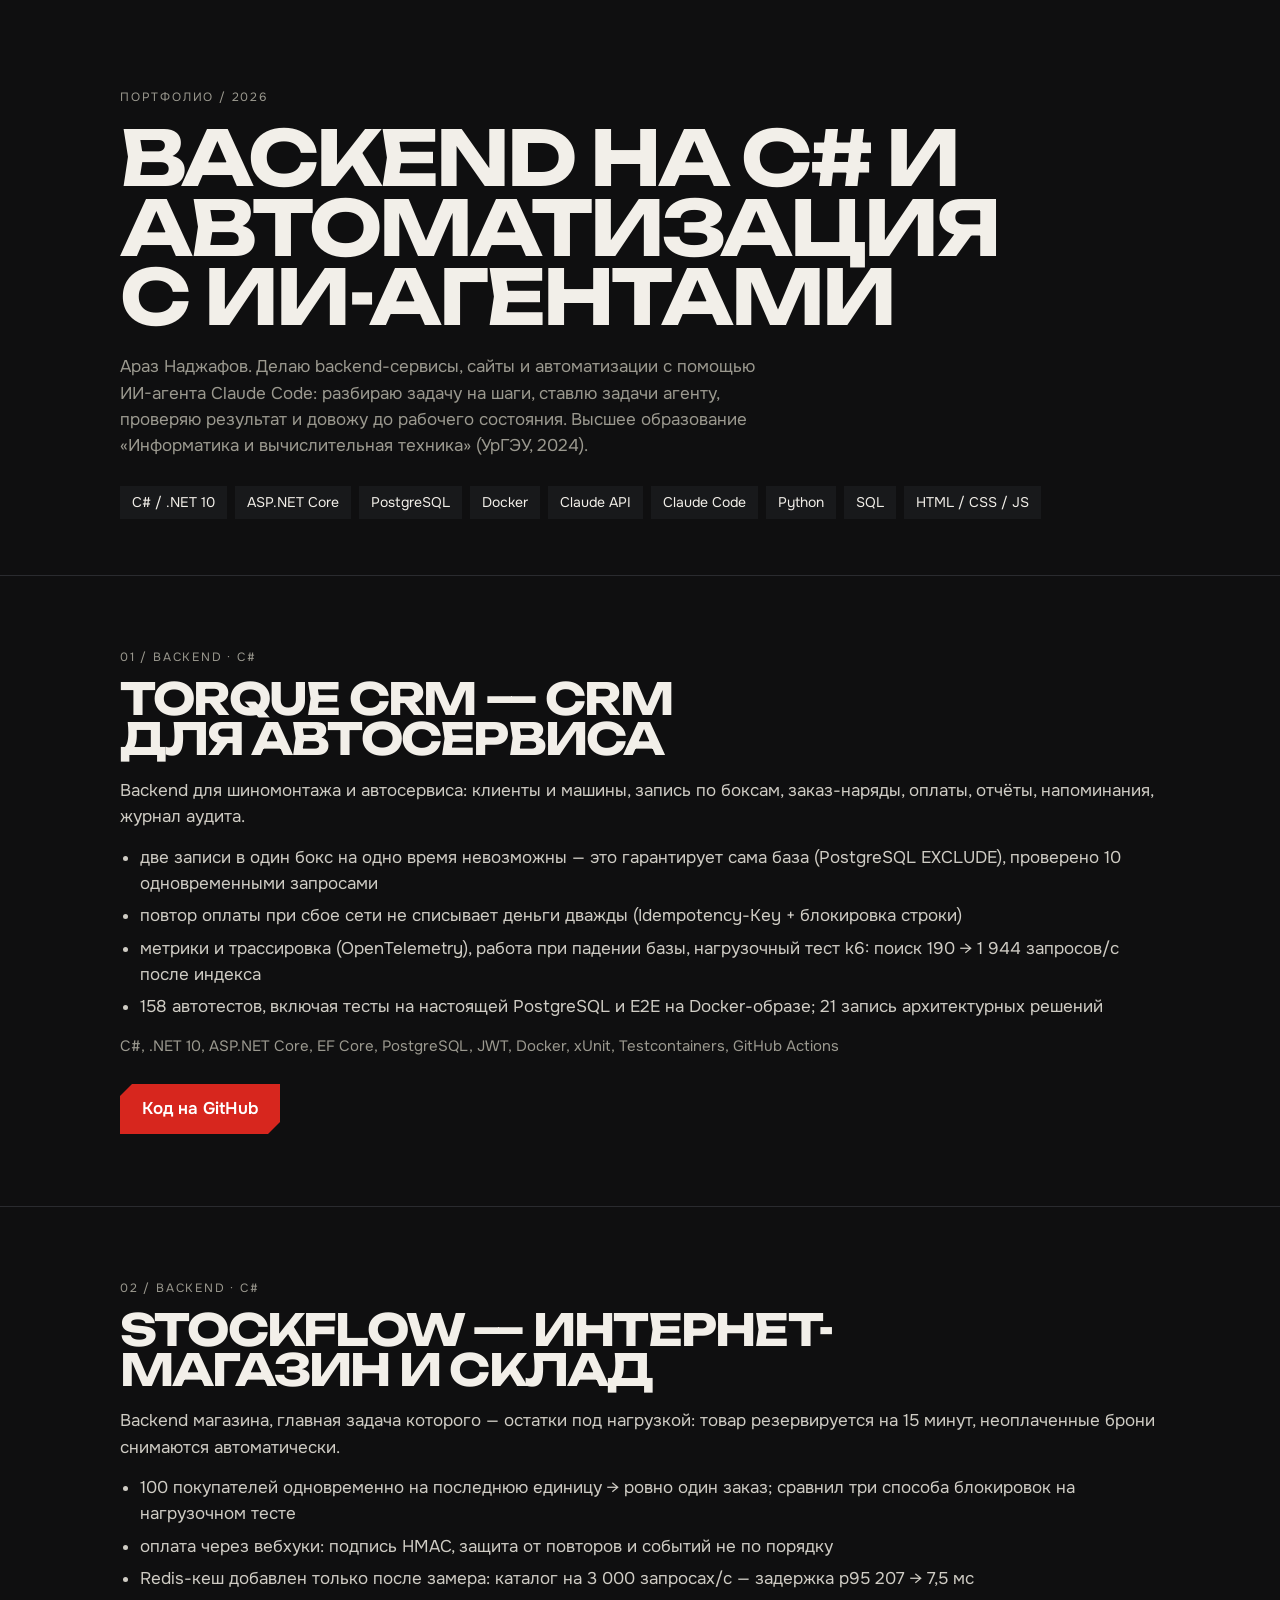
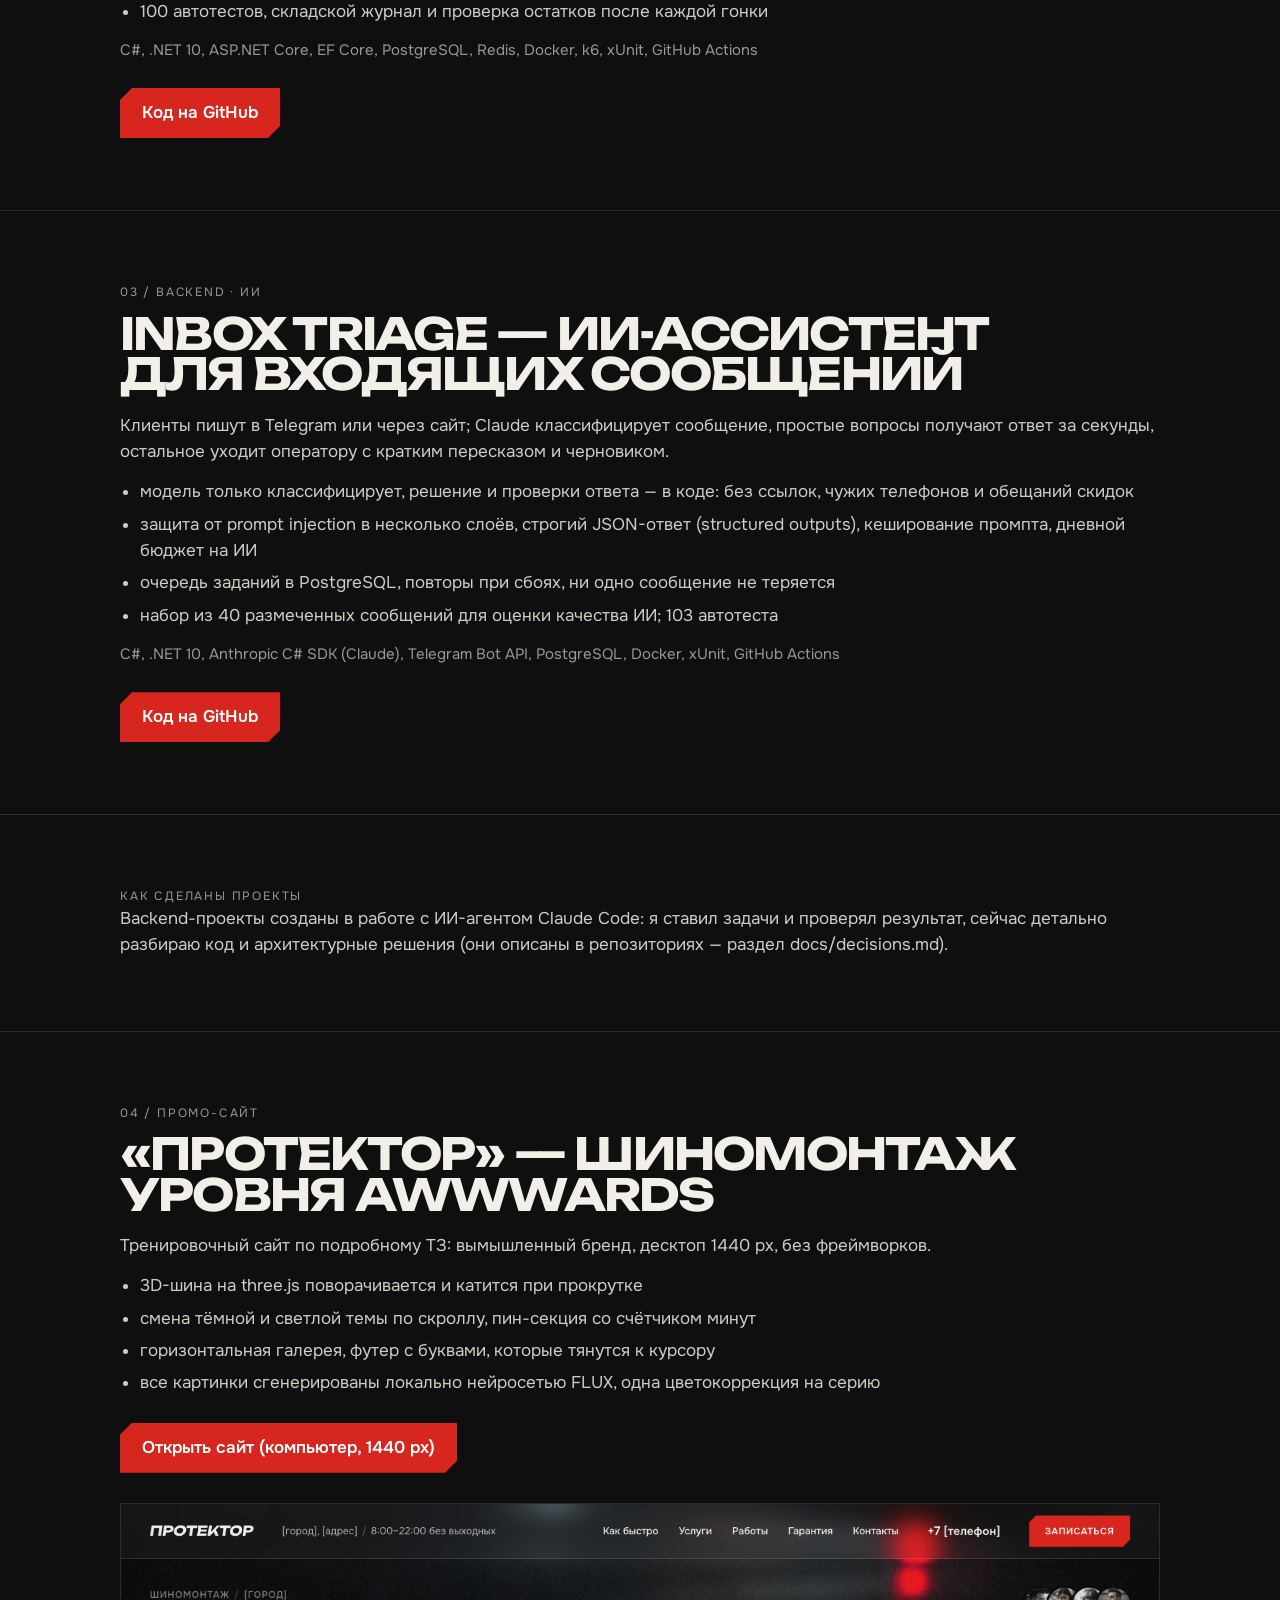
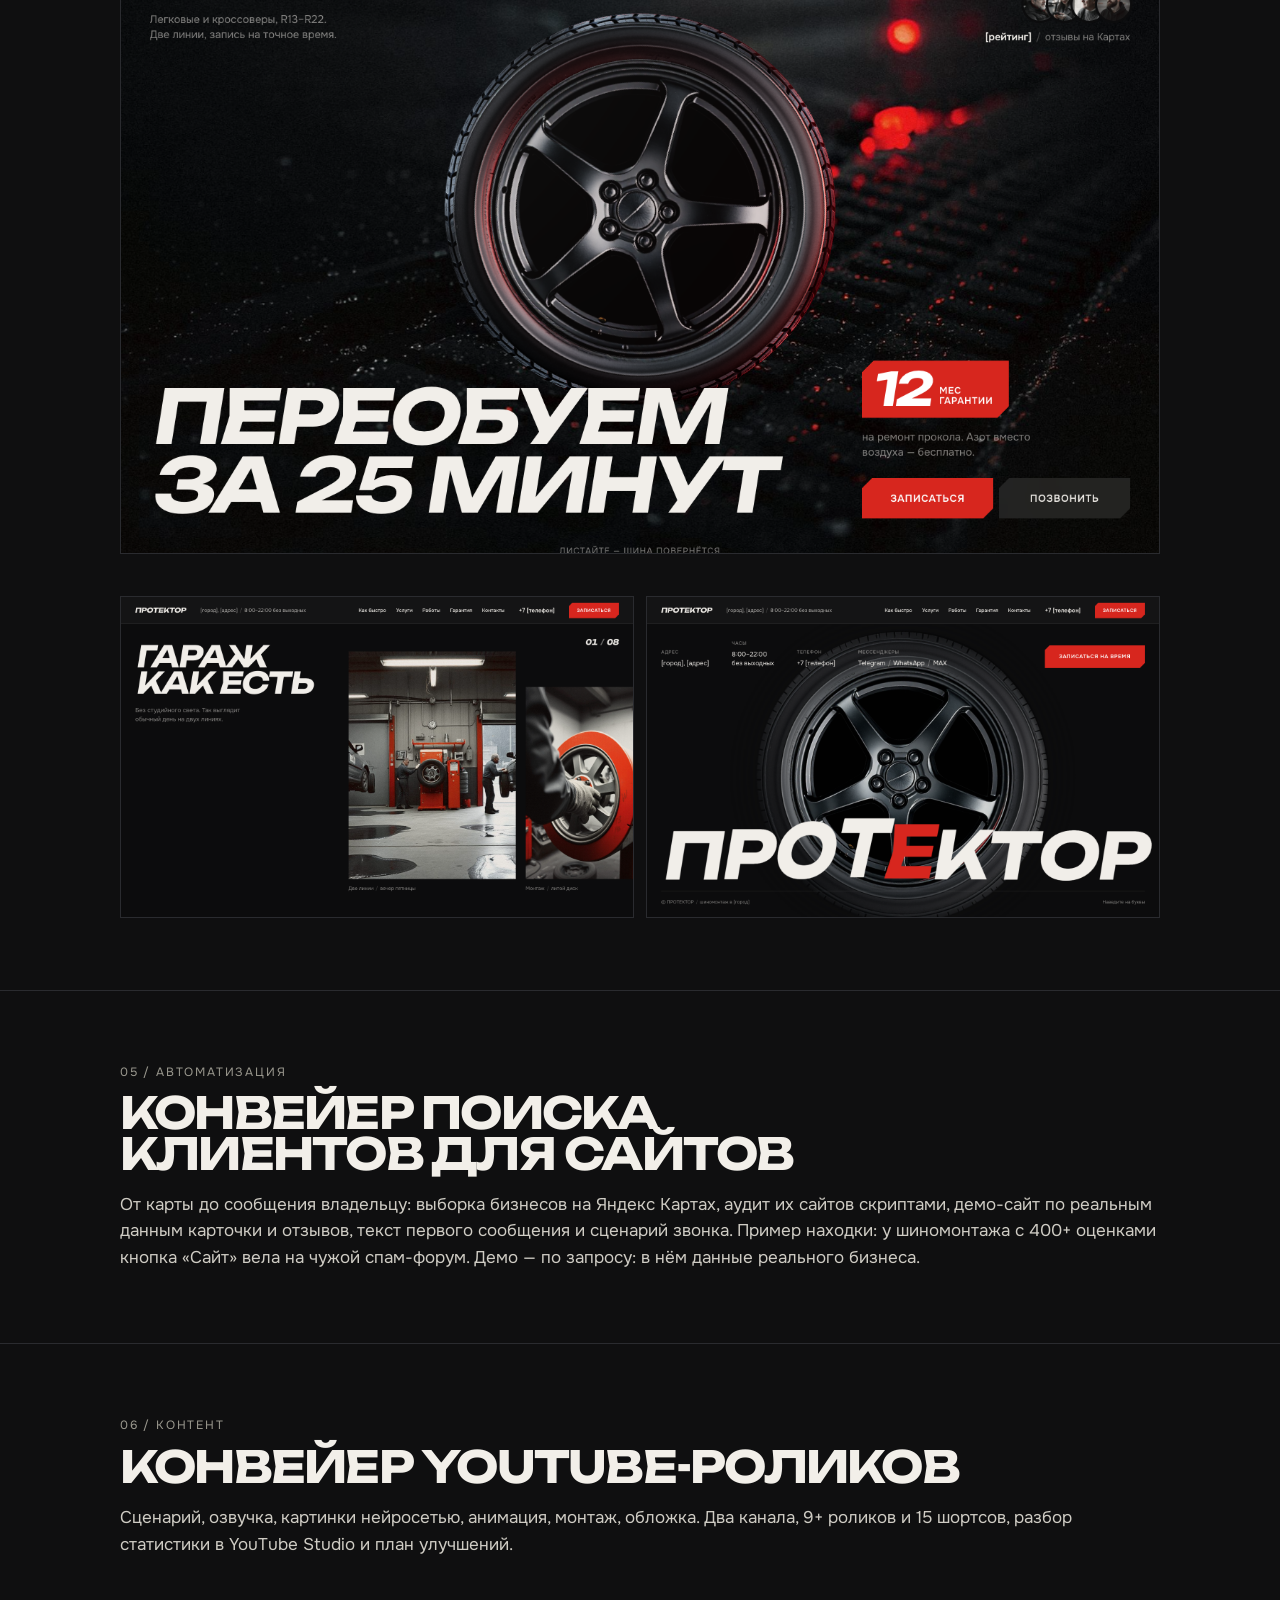
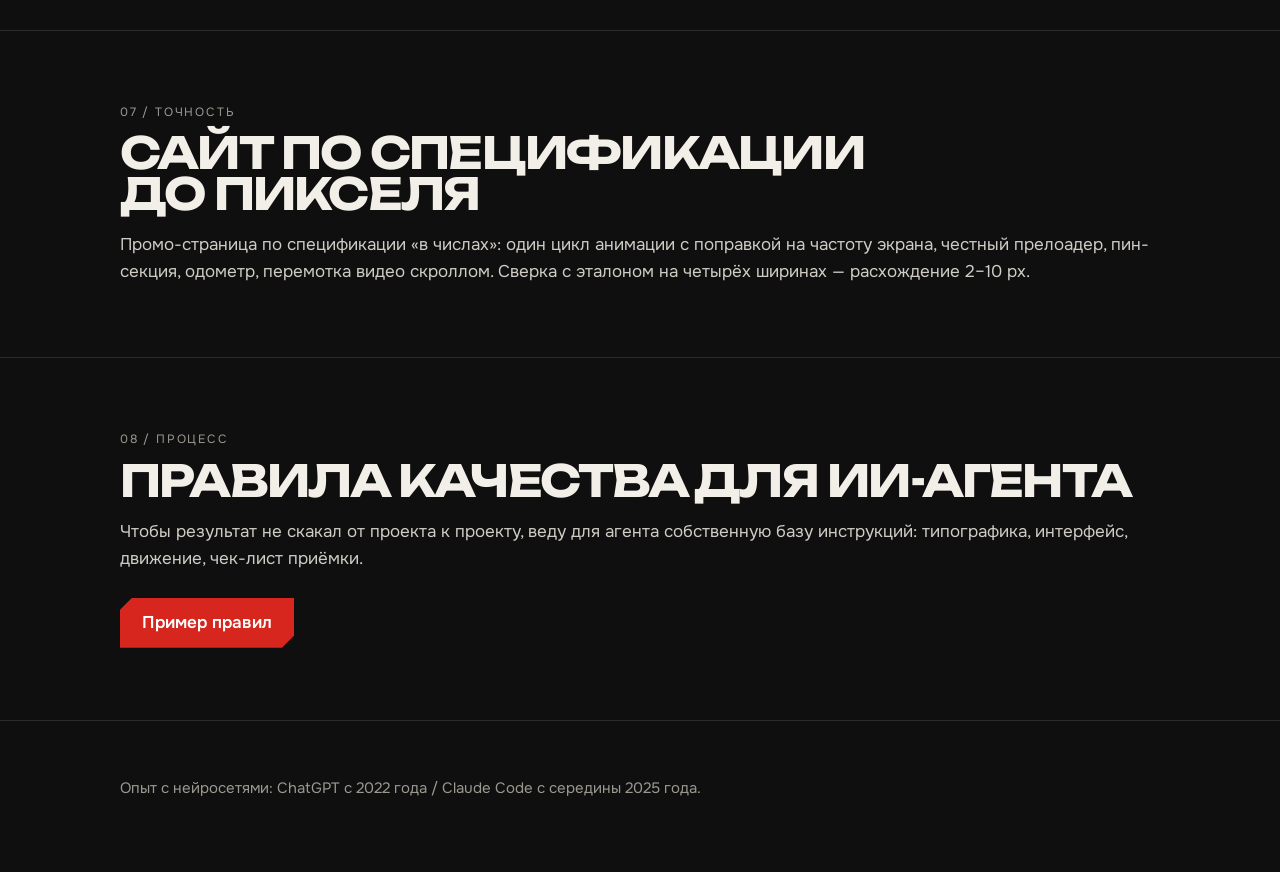
<file: index.html>
<!doctype html>
<html lang="ru">
<head>
<meta charset="utf-8">
<meta name="viewport" content="width=device-width, initial-scale=1">
<title>Араз Наджафов — backend на C# и автоматизация с ИИ</title>
<meta name="description" content="Портфолио: backend-проекты на C#/.NET, сайты и автоматизации с ИИ-агентами (Claude Code).">
<link rel="preconnect" href="https://fonts.googleapis.com">
<link rel="preconnect" href="https://fonts.gstatic.com" crossorigin>
<link href="https://fonts.googleapis.com/css2?family=Onest:wght@400;500;600&family=Unbounded:wght@700&display=swap" rel="stylesheet">
<style>
:root{--bg:#0f0f10;--surface:#18191b;--line:#2a2b2f;--text:#f2efe9;--muted:#9b998f;--accent:#d7261e;--pad:20px}
*{box-sizing:border-box;margin:0;padding:0}
body{background:var(--bg);color:var(--text);font:17px/1.55 'Onest',system-ui,sans-serif;-webkit-font-smoothing:antialiased}
a{color:inherit}
img{display:block;max-width:100%;height:auto}
.wrap{max-width:1120px;margin:0 auto;padding:0 var(--pad)}
.h{font-family:'Unbounded',sans-serif;font-weight:700;text-transform:uppercase;line-height:.92;letter-spacing:-.04em;text-wrap:balance}
.label{font-size:12px;letter-spacing:.15em;text-transform:uppercase;color:var(--muted)}
header{padding:88px 0 56px;border-bottom:1px solid var(--line)}
header h1{font-size:clamp(24px,7vw,76px);margin:16px 0 22px}
header p{color:var(--muted);max-width:640px}
.tags{display:flex;flex-wrap:wrap;gap:8px;margin-top:26px}
.tags span{background:var(--surface);padding:6px 12px;font-size:14px}
section{padding:72px 0;border-bottom:1px solid var(--line)}
section h2{font-size:clamp(24px,4.2vw,44px);margin:12px 0 18px}
section p,section li{color:#cfccc4}
section ul{margin:14px 0 0 20px;display:grid;gap:6px}
.shot{margin-top:30px;border:1px solid var(--line)}
.grid{display:grid;grid-template-columns:1fr;gap:12px;margin-top:12px}
.stack{color:var(--muted);font-size:15px;margin-top:14px}
.btn{display:inline-flex;align-items:center;min-height:50px;padding:0 22px;margin-top:26px;background:var(--accent);color:#fff;text-decoration:none;font-weight:600;clip-path:polygon(12px 0,100% 0,100% calc(100% - 12px),calc(100% - 12px) 100%,0 100%,0 12px)}
footer{padding:56px 0 72px;color:var(--muted);font-size:15px}
@media(min-width:760px){:root{--pad:40px}.grid{grid-template-columns:1fr 1fr}}
</style>
</head>
<body>
<header>
  <div class="wrap">
    <p class="label">Портфолио / 2026</p>
    <h1 class="h">Backend на C# и автоматизация с ИИ-агентами</h1>
    <p>Араз Наджафов. Делаю backend-сервисы, сайты и автоматизации с помощью ИИ-агента Claude Code: разбираю задачу на шаги, ставлю задачи агенту, проверяю результат и довожу до рабочего состояния. Высшее образование «Информатика и вычислительная техника» (УрГЭУ, 2024).</p>
    <div class="tags"><span>C# / .NET 10</span><span>ASP.NET Core</span><span>PostgreSQL</span><span>Docker</span><span>Claude API</span><span>Claude Code</span><span>Python</span><span>SQL</span><span>HTML / CSS / JS</span></div>
  </div>
</header>

<section>
  <div class="wrap">
    <p class="label">01 / backend · C#</p>
    <h2 class="h">Torque CRM — CRM для автосервиса</h2>
    <p>Backend для шиномонтажа и автосервиса: клиенты и машины, запись по боксам, заказ-наряды, оплаты, отчёты, напоминания, журнал аудита.</p>
    <ul>
      <li>две записи в один бокс на одно время невозможны — это гарантирует сама база (PostgreSQL EXCLUDE), проверено 10 одновременными запросами</li>
      <li>повтор оплаты при сбое сети не списывает деньги дважды (Idempotency-Key + блокировка строки)</li>
      <li>метрики и трассировка (OpenTelemetry), работа при падении базы, нагрузочный тест k6: поиск 190 → 1 944 запросов/с после индекса</li>
      <li>158 автотестов, включая тесты на настоящей PostgreSQL и E2E на Docker-образе; 21 запись архитектурных решений</li>
    </ul>
    <p class="stack">C#, .NET 10, ASP.NET Core, EF Core, PostgreSQL, JWT, Docker, xUnit, Testcontainers, GitHub Actions</p>
    <a class="btn" href="https://github.com/DEV3LISS/torque-crm">Код на GitHub</a>
  </div>
</section>

<section>
  <div class="wrap">
    <p class="label">02 / backend · C#</p>
    <h2 class="h">Stockflow — интернет-магазин и склад</h2>
    <p>Backend магазина, главная задача которого — остатки под нагрузкой: товар резервируется на 15 минут, неоплаченные брони снимаются автоматически.</p>
    <ul>
      <li>100 покупателей одновременно на последнюю единицу → ровно один заказ; сравнил три способа блокировок на нагрузочном тесте</li>
      <li>оплата через вебхуки: подпись HMAC, защита от повторов и событий не по порядку</li>
      <li>Redis-кеш добавлен только после замера: каталог на 3 000 запросах/с — задержка p95 207 → 7,5 мс</li>
      <li>100 автотестов, складской журнал и проверка остатков после каждой гонки</li>
    </ul>
    <p class="stack">C#, .NET 10, ASP.NET Core, EF Core, PostgreSQL, Redis, Docker, k6, xUnit, GitHub Actions</p>
    <a class="btn" href="https://github.com/DEV3LISS/stockflow">Код на GitHub</a>
  </div>
</section>

<section>
  <div class="wrap">
    <p class="label">03 / backend · ИИ</p>
    <h2 class="h">Inbox Triage — ИИ-ассистент для входящих сообщений</h2>
    <p>Клиенты пишут в Telegram или через сайт; Claude классифицирует сообщение, простые вопросы получают ответ за секунды, остальное уходит оператору с кратким пересказом и черновиком.</p>
    <ul>
      <li>модель только классифицирует, решение и проверки ответа — в коде: без ссылок, чужих телефонов и обещаний скидок</li>
      <li>защита от prompt injection в несколько слоёв, строгий JSON-ответ (structured outputs), кеширование промпта, дневной бюджет на ИИ</li>
      <li>очередь заданий в PostgreSQL, повторы при сбоях, ни одно сообщение не теряется</li>
      <li>набор из 40 размеченных сообщений для оценки качества ИИ; 103 автотеста</li>
    </ul>
    <p class="stack">C#, .NET 10, Anthropic C# SDK (Claude), Telegram Bot API, PostgreSQL, Docker, xUnit, GitHub Actions</p>
    <a class="btn" href="https://github.com/DEV3LISS/inbox-triage">Код на GitHub</a>
  </div>
</section>

<section>
  <div class="wrap">
    <p class="label">Как сделаны проекты</p>
    <p>Backend-проекты созданы в работе с ИИ-агентом Claude Code: я ставил задачи и проверял результат, сейчас детально разбираю код и архитектурные решения (они описаны в репозиториях — раздел docs/decisions.md).</p>
  </div>
</section>

<section>
  <div class="wrap">
    <p class="label">04 / промо-сайт</p>
    <h2 class="h">«Протектор» — шиномонтаж уровня Awwwards</h2>
    <p>Тренировочный сайт по подробному ТЗ: вымышленный бренд, десктоп 1440 px, без фреймворков.</p>
    <ul>
      <li>3D-шина на three.js поворачивается и катится при прокрутке</li>
      <li>смена тёмной и светлой темы по скроллу, пин-секция со счётчиком минут</li>
      <li>горизонтальная галерея, футер с буквами, которые тянутся к курсору</li>
      <li>все картинки сгенерированы локально нейросетью FLUX, одна цветокоррекция на серию</li>
    </ul>
    <a class="btn" href="protektor/">Открыть сайт (компьютер, 1440 px)</a>
    <img class="shot" src="images/protektor-1-hero.png" alt="Первый экран сайта «Протектор»" loading="lazy">
    <div class="grid">
      <img class="shot" src="images/protektor-3-gallery.png" alt="Галерея «Гараж как есть»" loading="lazy">
      <img class="shot" src="images/protektor-4-footer.png" alt="Футер сайта" loading="lazy">
    </div>
  </div>
</section>

<section>
  <div class="wrap">
    <p class="label">05 / автоматизация</p>
    <h2 class="h">Конвейер поиска клиентов для сайтов</h2>
    <p>От карты до сообщения владельцу: выборка бизнесов на Яндекс Картах, аудит их сайтов скриптами, демо-сайт по реальным данным карточки и отзывов, текст первого сообщения и сценарий звонка. Пример находки: у шиномонтажа с 400+ оценками кнопка «Сайт» вела на чужой спам-форум. Демо — по запросу: в нём данные реального бизнеса.</p>
  </div>
</section>

<section>
  <div class="wrap">
    <p class="label">06 / контент</p>
    <h2 class="h">Конвейер YouTube-роликов</h2>
    <p>Сценарий, озвучка, картинки нейросетью, анимация, монтаж, обложка. Два канала, 9+ роликов и 15 шортсов, разбор статистики в YouTube Studio и план улучшений.</p>
  </div>
</section>

<section>
  <div class="wrap">
    <p class="label">07 / точность</p>
    <h2 class="h">Сайт по спецификации до пикселя</h2>
    <p>Промо-страница по спецификации «в числах»: один цикл анимации с поправкой на частоту экрана, честный прелоадер, пин-секция, одометр, перемотка видео скроллом. Сверка с эталоном на четырёх ширинах — расхождение 2–10 px.</p>
  </div>
</section>

<section>
  <div class="wrap">
    <p class="label">08 / процесс</p>
    <h2 class="h">Правила качества для ИИ-агента</h2>
    <p>Чтобы результат не скакал от проекта к проекту, веду для агента собственную базу инструкций: типографика, интерфейс, движение, чек-лист приёмки.</p>
    <a class="btn" href="ai-agent-quality-rules.md">Пример правил</a>
  </div>
</section>

<footer>
  <div class="wrap">Опыт с нейросетями: ChatGPT с 2022 года / Claude Code с середины 2025 года.</div>
</footer>
</body>
</html>
</file>
